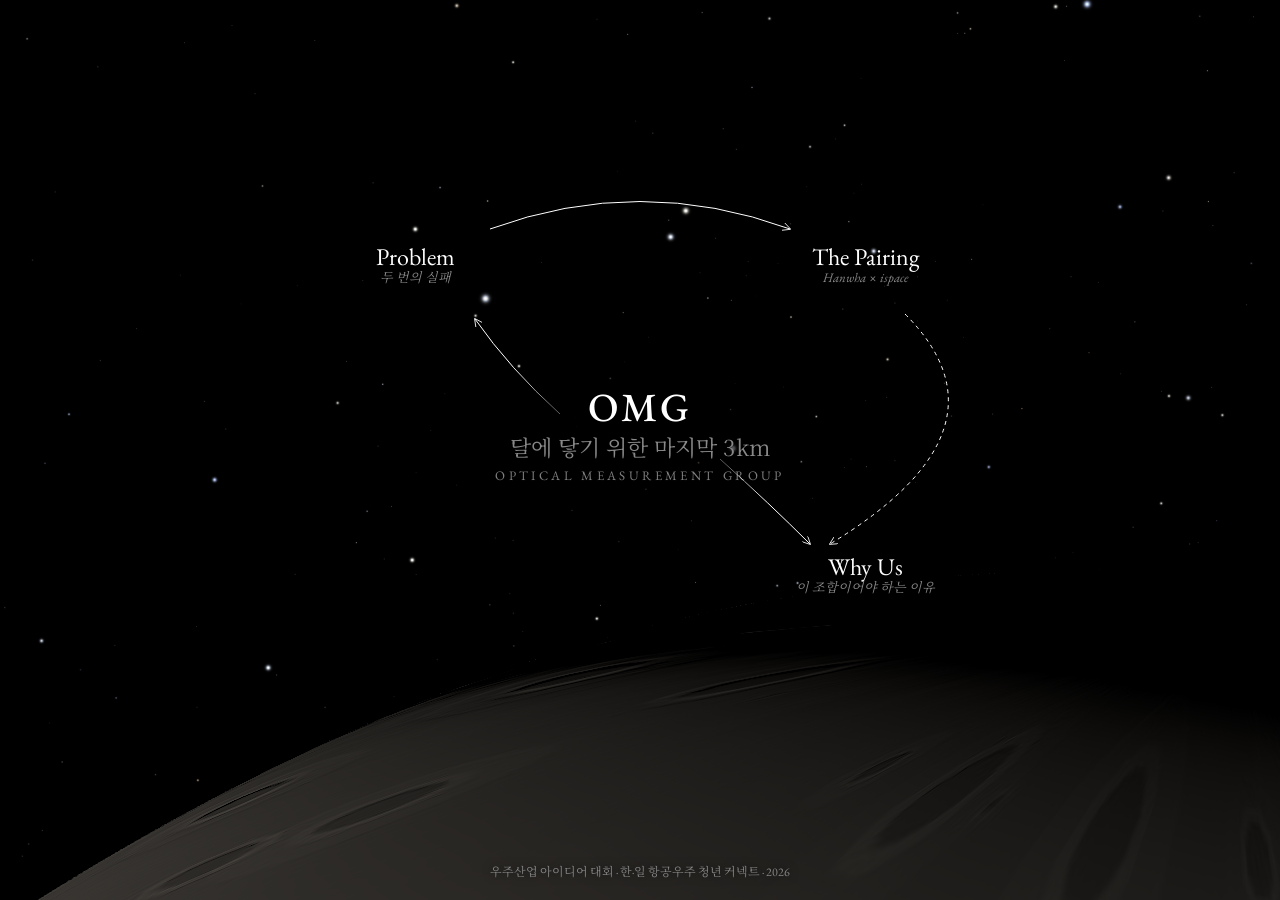
<file: index.html>
<!DOCTYPE html>
<html lang="en">
<head>
<meta charset="UTF-8">
<meta name="viewport" content="width=device-width, initial-scale=1.0">
<meta name="theme-color" content="#000000">
<title>OMG · Optical Measurement Group</title>
<link rel="preconnect" href="https://fonts.googleapis.com">
<link rel="preconnect" href="https://fonts.gstatic.com" crossorigin>
<link href="https://fonts.googleapis.com/css2?family=EB+Garamond:ital,wght@0,400;0,500;1,400&family=Noto+Serif+KR:wght@400;500&display=swap" rel="stylesheet">
<link rel="stylesheet" href="style.css?v=3">
</head>
<body class="home">

<canvas id="moon-canvas" aria-hidden="true"></canvas>

<main class="hub" aria-label="Site navigation">
  <svg class="hub-svg" viewBox="0 0 900 640" xmlns="http://www.w3.org/2000/svg" aria-hidden="true">
    <defs>
      <marker id="a" viewBox="0 0 10 10" refX="9" refY="5" markerWidth="8" markerHeight="8" orient="auto-start-reverse">
        <path d="M0,0 L10,5 L0,10" fill="none" stroke="#fff" stroke-width="1"/>
      </marker>
    </defs>
    <g fill="none" stroke="#fff" stroke-width="1">
      <path d="M 300,115 Q 450,60 600,115" marker-end="url(#a)"/>
      <path d="M 370,300 Q 320,255 285,205" marker-end="url(#a)"/>
      <path d="M 530,345 Q 580,390 620,430" marker-end="url(#a)"/>
      <path d="M 715,200 Q 830,315 640,430" marker-end="url(#a)" stroke-dasharray="4 4"/>
    </g>
  </svg>

  <a class="node node-tl" href="problem.html">
    <span class="node-label">Problem</span>
    <span class="node-sub">두 번의 실패</span>
  </a>
  <a class="node node-tr" href="pairing.html">
    <span class="node-label">The Pairing</span>
    <span class="node-sub">Hanwha × ispace</span>
  </a>
  <a class="node node-br" href="why.html">
    <span class="node-label">Why Us</span>
    <span class="node-sub">이 조합이어야 하는 이유</span>
  </a>

  <div class="name" aria-label="OMG, Optical Measurement Group">
    <div class="name-en">OMG</div>
    <div class="name-ko">달에 닿기 위한 마지막 3&#8202;km</div>
    <div class="name-expand">Optical Measurement Group</div>
  </div>
</main>

<footer class="copyright">우주산업 아이디어 대회 · 한·일 항공우주 청년 커넥트 · 2026</footer>

<script type="importmap">
{
  "imports": {
    "three": "./assets/three.module.min.js"
  }
}
</script>
<script type="module">
import { initMoonScene } from './assets/moon-scene.js';
initMoonScene(document.getElementById('moon-canvas'));
</script>
</body>
</html>
</file>
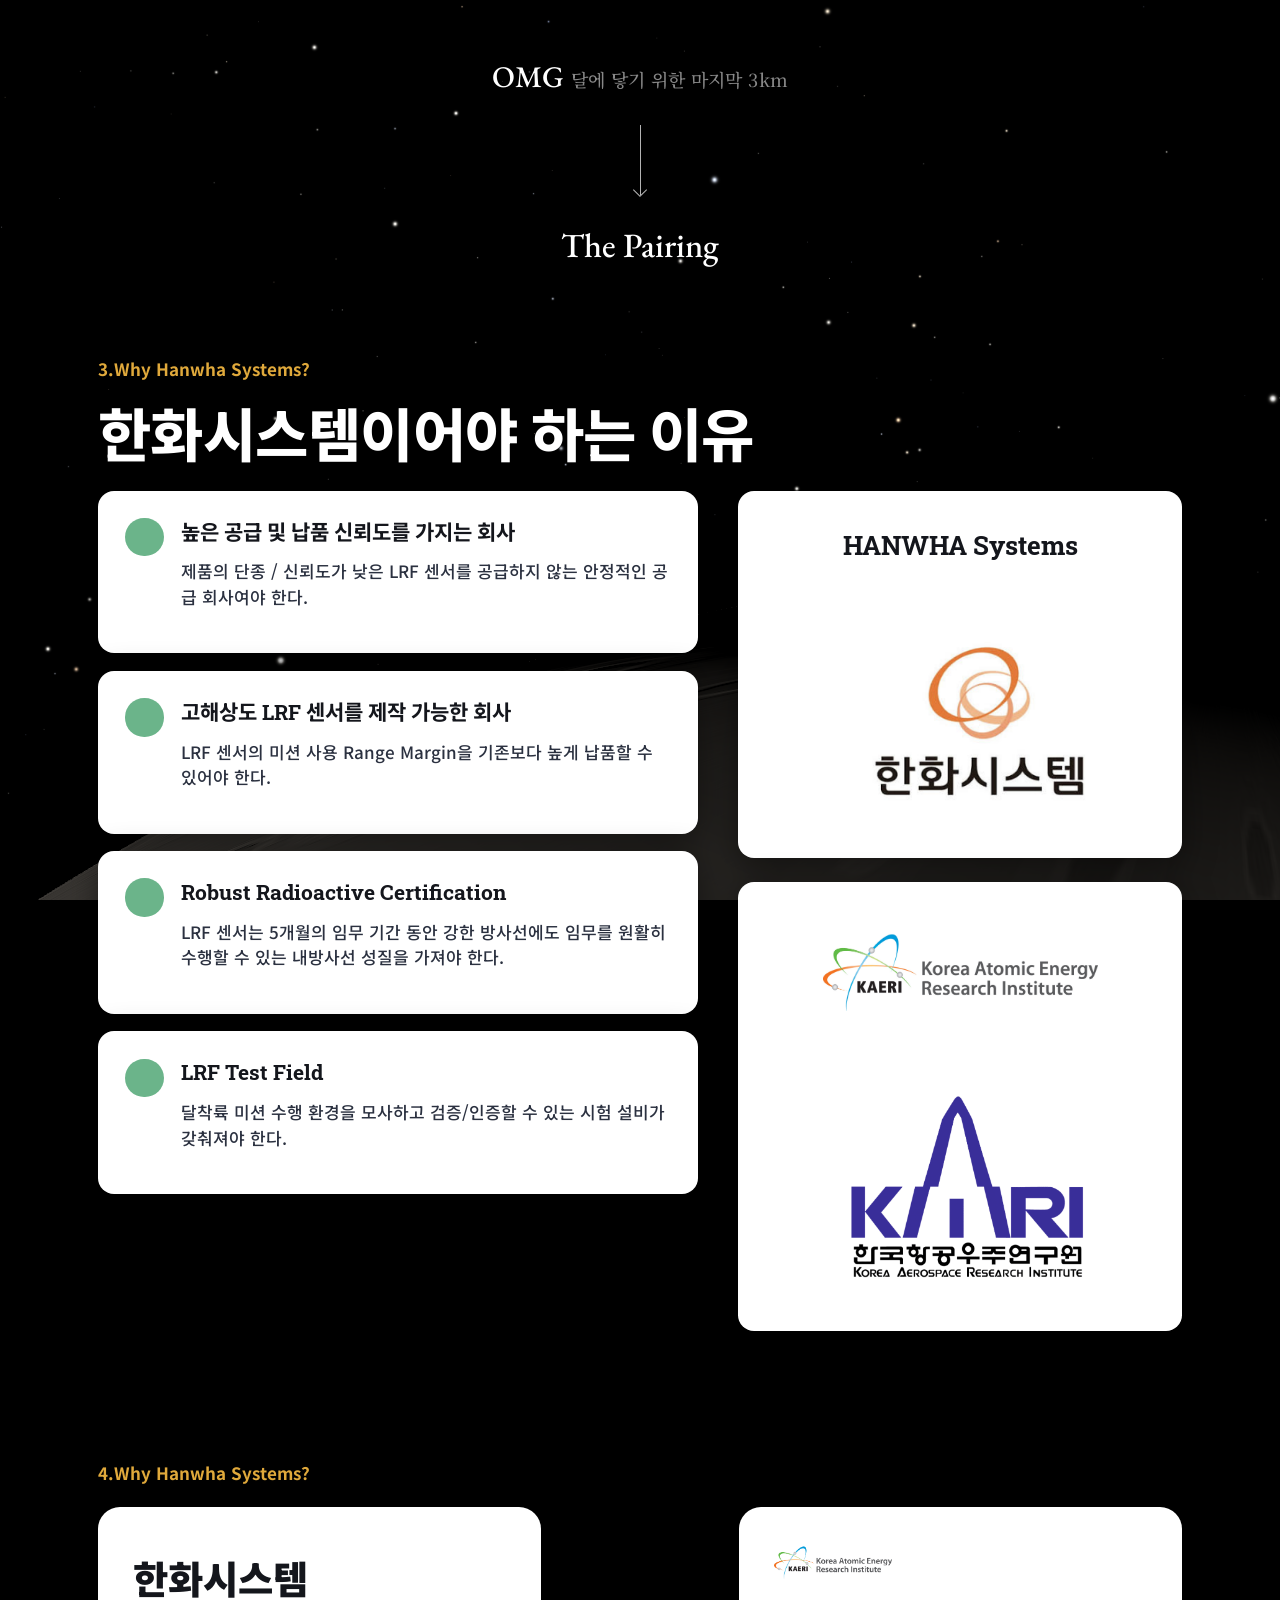
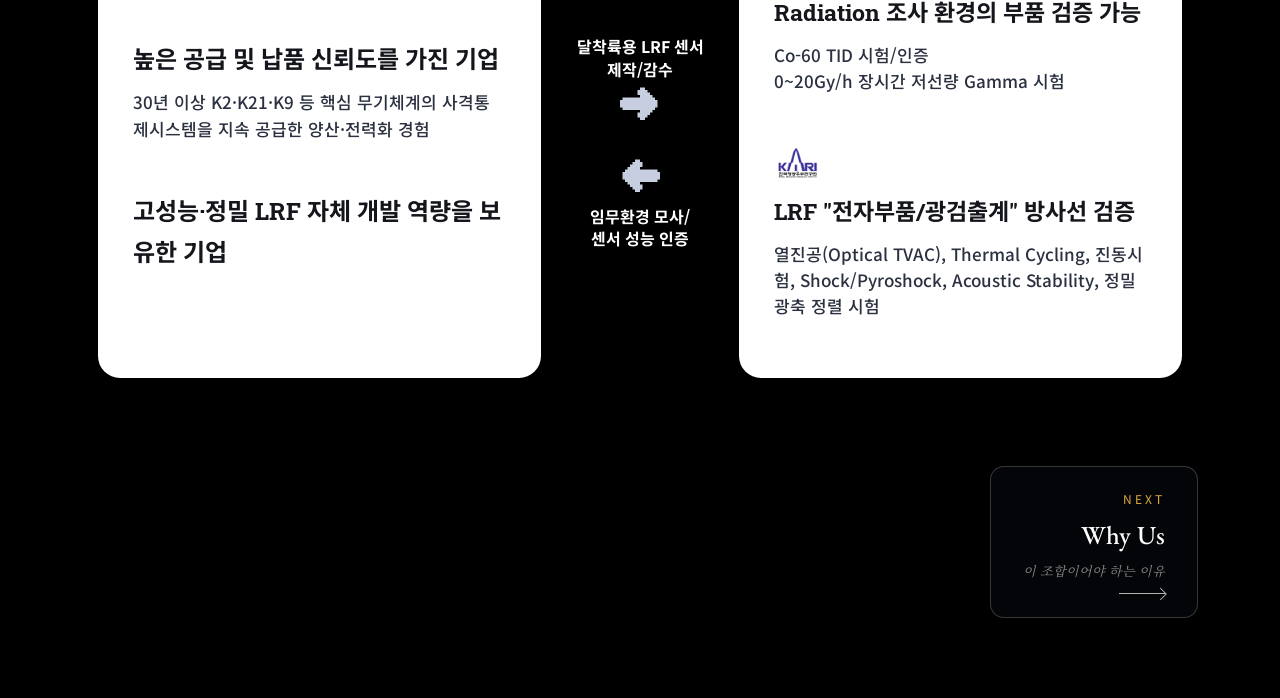
<file: pairing.html>
<!DOCTYPE html>
<html lang="ko">
<head>
<meta charset="UTF-8">
<meta name="viewport" content="width=device-width, initial-scale=1.0">
<meta name="theme-color" content="#000000">
<title>The Pairing — OMG</title>
<link rel="preconnect" href="https://fonts.googleapis.com">
<link rel="preconnect" href="https://fonts.gstatic.com" crossorigin>
<link href="https://fonts.googleapis.com/css2?family=EB+Garamond:ital,wght@0,400;0,500;1,400&family=Noto+Serif+KR:wght@400;500&family=Roboto+Slab:wght@500;700;800&family=Noto+Sans+KR:wght@400;500;700;900&display=swap" rel="stylesheet">
<link rel="stylesheet" href="style.css?v=3">
</head>
<body class="page page-moon slides">
<canvas id="moon-canvas" aria-hidden="true"></canvas>
<header class="page-header">
  <a class="home-link" href="index.html">OMG<span class="ko">달에 닿기 위한 마지막 3&#8202;km</span></a>
  <span class="down-arrow" aria-hidden="true"></span>
  <div class="page-title">The Pairing</div>
</header>

<!-- ═══════════ SLIDE 3 · Why Hanwha (reasons + company) ═══════════ -->
<section class="deck-slide">
  <div class="deck-kicker">3.Why Hanwha Systems?</div>
  <h2 class="deck-h1">한화시스템이어야 하는 이유</h2>

  <div class="why-layout">
    <div class="why-reasons">
      <div class="why-reason">
        <span class="why-dot"></span>
        <div class="why-body">
          <div class="why-rtitle">높은 공급 및 납품 신뢰도를 가지는 회사</div>
          <p class="why-rdesc">제품의 단종 / 신뢰도가 낮은 LRF 센서를 공급하지 않는 안정적인 공급 회사여야 한다.</p>
        </div>
      </div>
      <div class="why-reason">
        <span class="why-dot"></span>
        <div class="why-body">
          <div class="why-rtitle">고해상도 LRF 센서를 제작 가능한 회사</div>
          <p class="why-rdesc">LRF 센서의 미션 사용 Range Margin을 기존보다 높게 납품할 수 있어야 한다.</p>
        </div>
      </div>
      <div class="why-reason">
        <span class="why-dot"></span>
        <div class="why-body">
          <div class="why-rtitle">Robust Radioactive Certification</div>
          <p class="why-rdesc">LRF 센서는 5개월의 임무 기간 동안 강한 방사선에도 임무를 원활히 수행할 수 있는 내방사선 성질을 가져야 한다.</p>
        </div>
      </div>
      <div class="why-reason">
        <span class="why-dot"></span>
        <div class="why-body">
          <div class="why-rtitle">LRF Test Field</div>
          <p class="why-rdesc">달착륙 미션 수행 환경을 모사하고 검증/인증할 수 있는 시험 설비가 갖춰져야 한다.</p>
        </div>
      </div>
    </div>

    <div class="why-orgs">
      <div class="org-card org-hanwha">
        <div class="org-name">HANWHA Systems</div>
        <img class="org-img" src="assets/logo_hanwha.png" alt="한화시스템">
      </div>
      <div class="org-card org-kk">
        <div class="org-kk-item">
          <img class="org-img org-img-sm" src="assets/logo_kaeri.png" alt="KAERI 한국원자력연구원">
        </div>
        <div class="org-kk-item">
          <img class="org-img org-img-sm" src="assets/logo_kari.png" alt="KARI 한국항공우주연구원">
        </div>
      </div>
    </div>
  </div>
</section>

<!-- ═══════════ SLIDE 4 · Hanwha ↔ KAERI/KARI capability exchange ═══════════ -->
<section class="deck-slide">
  <div class="deck-kicker">4.Why Hanwha Systems?</div>

  <div class="exch">
    <div class="exch-left">
      <div class="exch-logo">한화시스템</div>
      <div class="exch-block">
        <div class="exch-h">높은 공급 및 납품 신뢰도를 가진 기업</div>
        <p class="exch-d">30년 이상 K2·K21·K9 등 핵심 무기체계의 사격통제시스템을 지속 공급한 양산·전력화 경험</p>
      </div>
      <div class="exch-block">
        <div class="exch-h">고성능·정밀 LRF 자체 개발 역량을 보유한 기업</div>
      </div>
    </div>

    <div class="exch-mid">
      <div class="exch-arrow-row">
        <div class="exch-arrow-label">달착륙용 LRF 센서<br>제작/감수</div>
        <div class="exch-arrow to-right">➜</div>
      </div>
      <div class="exch-arrow-row">
        <div class="exch-arrow to-left">➜</div>
        <div class="exch-arrow-label">임무환경 모사/<br>센서 성능 인증</div>
      </div>
    </div>

    <div class="exch-right">
      <div class="exch-org">
        <img class="exch-logo-sm" src="assets/logo_kaeri.png" alt="KAERI 한국원자력연구원">
        <div class="exch-orgh">Radiation 조사 환경의 부품 검증 가능</div>
        <p class="exch-d">Co-60 TID 시험/인증<br>0~20Gy/h 장시간 저선량 Gamma 시험</p>
      </div>
      <div class="exch-org">
        <img class="exch-logo-sm" src="assets/logo_kari.png" alt="KARI 한국항공우주연구원">
        <div class="exch-orgh">LRF "전자부품/광검출계" 방사선 검증</div>
        <p class="exch-d">열진공(Optical TVAC), Thermal Cycling, 진동시험, Shock/Pyroshock, Acoustic Stability, 정밀 광축 정렬 시험</p>
      </div>
    </div>
  </div>
</section>

<nav class="next-nav">
  <a class="next-link" href="why.html">
    <span class="next-eyebrow">NEXT</span>
    <span class="next-label">Why Us</span>
    <span class="next-sub">이 조합이어야 하는 이유</span>
    <span class="next-arrow" aria-hidden="true"></span>
  </a>
</nav>

<script type="importmap">
{ "imports": { "three": "./assets/three.module.min.js" } }
</script>
<script type="module">
import { initMoonScene } from './assets/moon-scene.js';
initMoonScene(document.getElementById('moon-canvas'));
</script>
</body>
</html>
</file>
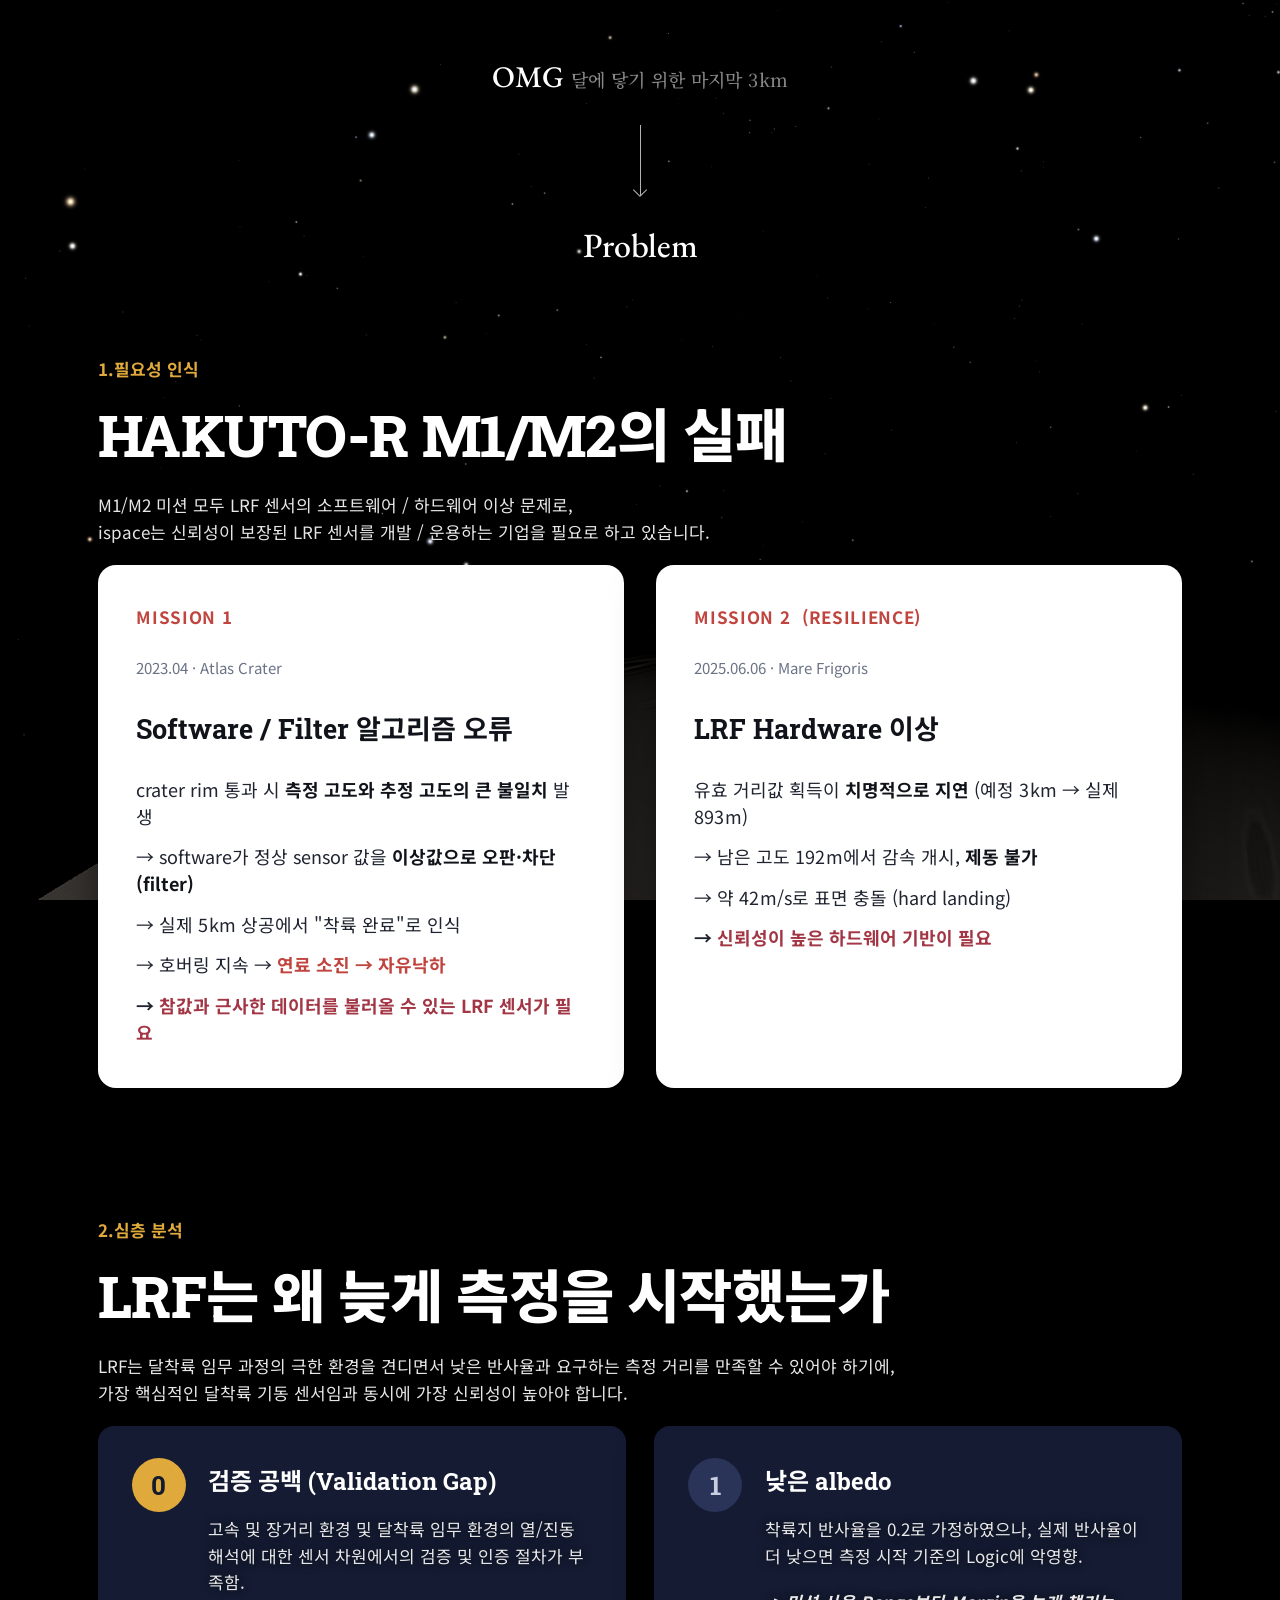
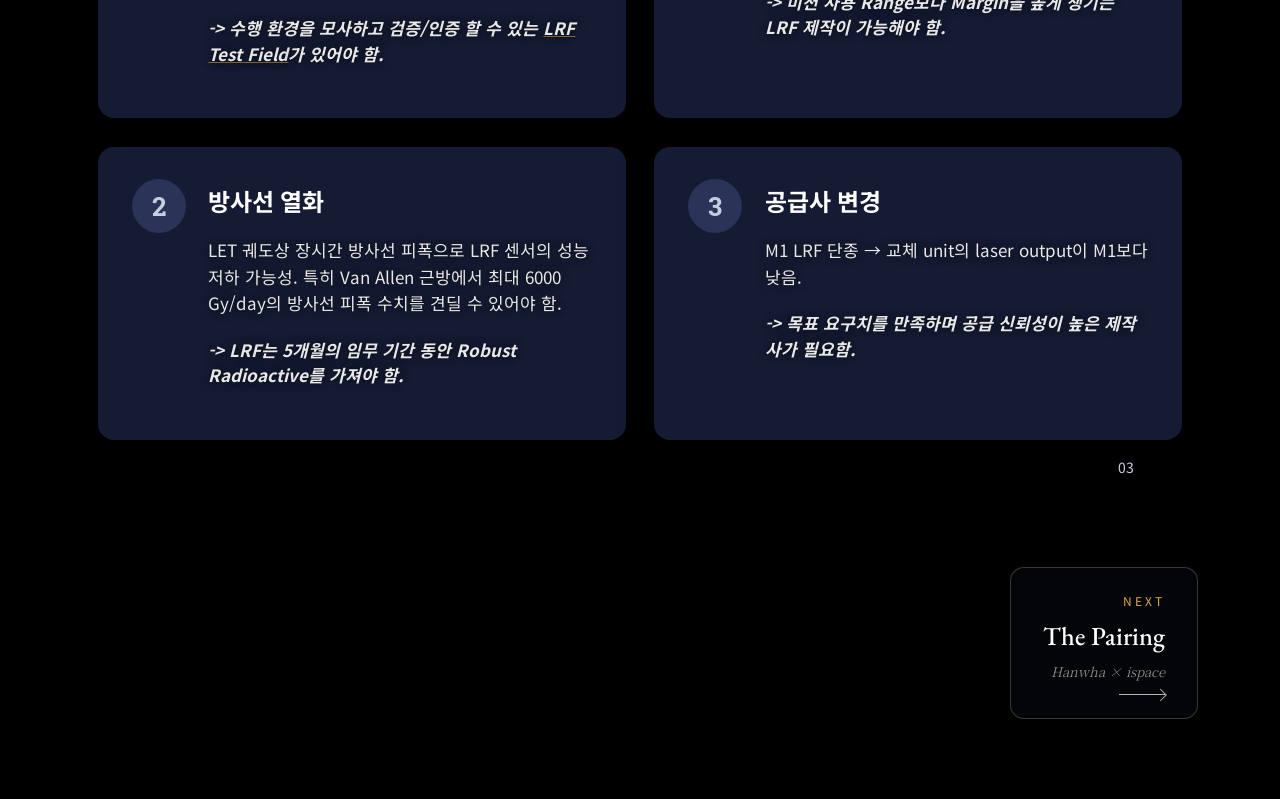
<file: problem.html>
<!DOCTYPE html>
<html lang="ko">
<head>
<meta charset="UTF-8">
<meta name="viewport" content="width=device-width, initial-scale=1.0">
<meta name="theme-color" content="#000000">
<title>Problem — OMG</title>
<link rel="preconnect" href="https://fonts.googleapis.com">
<link rel="preconnect" href="https://fonts.gstatic.com" crossorigin>
<link href="https://fonts.googleapis.com/css2?family=EB+Garamond:ital,wght@0,400;0,500;1,400&family=Noto+Serif+KR:wght@400;500&family=Roboto+Slab:wght@500;700;800&family=Noto+Sans+KR:wght@400;500;700;900&display=swap" rel="stylesheet">
<link rel="stylesheet" href="style.css?v=3">
</head>
<body class="page page-moon slides">
<canvas id="moon-canvas" aria-hidden="true"></canvas>
<header class="page-header">
  <a class="home-link" href="index.html">OMG<span class="ko">달에 닿기 위한 마지막 3&#8202;km</span></a>
  <span class="down-arrow" aria-hidden="true"></span>
  <div class="page-title">Problem</div>
</header>

<!-- ═══════════ SLIDE 1 · 필요성 인식 ═══════════ -->
<section class="deck-slide">
  <div class="deck-kicker">1.필요성 인식</div>
  <h2 class="deck-h1">HAKUTO-R M1/M2의 실패</h2>
  <p class="deck-sub">
    M1/M2 미션 모두 LRF 센서의 소프트웨어 / 하드웨어 이상 문제로,<br>
    ispace는 신뢰성이 보장된 LRF 센서를 개발 / 운용하는 기업을 필요로 하고 있습니다.
  </p>

  <div class="deck-cards">
    <article class="deck-card">
      <div class="dc-tag">MISSION 1</div>
      <div class="dc-meta">2023.04 · Atlas Crater</div>
      <div class="dc-title">Software / Filter 알고리즘 오류</div>
      <ul class="dc-list">
        <li>crater rim 통과 시 <b>측정 고도와 추정 고도의 큰 불일치</b> 발생</li>
        <li>→ software가 정상 sensor 값을 <b>이상값으로 오판·차단(filter)</b></li>
        <li>→ 실제 5&#8202;km 상공에서 "착륙 완료"로 인식</li>
        <li>→ 호버링 지속 → <b class="warn">연료 소진 → 자유낙하</b></li>
        <li class="warn-line">→ <b>참값과 근사한 데이터를 불러올 수 있는 LRF 센서가 필요</b></li>
      </ul>
    </article>

    <article class="deck-card">
      <div class="dc-tag">MISSION 2&nbsp;&nbsp;(RESILIENCE)</div>
      <div class="dc-meta">2025.06.06 · Mare Frigoris</div>
      <div class="dc-title">LRF Hardware 이상</div>
      <ul class="dc-list">
        <li>유효 거리값 획득이 <b>치명적으로 지연</b> (예정 3&#8202;km → 실제 893&#8202;m)</li>
        <li>→ 남은 고도 192&#8202;m에서 감속 개시, <b>제동 불가</b></li>
        <li>→ 약 42&#8202;m/s로 표면 충돌 (hard landing)</li>
        <li class="warn-line">→ <b>신뢰성이 높은 하드웨어 기반이 필요</b></li>
      </ul>
    </article>
  </div>
</section>

<!-- ═══════════ SLIDE 2 · 심층 분석 ═══════════ -->
<section class="deck-slide">
  <div class="deck-kicker">2.심층 분석</div>
  <h2 class="deck-h1">LRF는 왜 늦게 측정을 시작했는가</h2>
  <p class="deck-sub">
    LRF는 달착륙 임무 과정의 극한 환경을 견디면서 낮은 반사율과 요구하는 측정 거리를 만족할 수 있어야 하기에,<br>
    가장 핵심적인 달착륙 기동 센서임과 동시에 가장 신뢰성이 높아야 합니다.
  </p>

  <div class="cause-grid">
    <article class="cause-card">
      <span class="cause-num accent">0</span>
      <div class="cause-body">
        <div class="cause-title">검증 공백 (Validation Gap)</div>
        <p class="cause-desc">고속 및 장거리 환경 및 달착륙 임무 환경의 열/진동 해석에 대한 센서 차원에서의 검증 및 인증 절차가 부족함.</p>
        <p class="cause-arrow">-&gt; 수행 환경을 모사하고 검증/인증 할 수 있는 <span class="uline">LRF Test Field</span>가 있어야 함.</p>
      </div>
    </article>

    <article class="cause-card">
      <span class="cause-num">1</span>
      <div class="cause-body">
        <div class="cause-title">낮은 albedo</div>
        <p class="cause-desc">착륙지 반사율을 0.2로 가정하였으나, 실제 반사율이 더 낮으면 측정 시작 기준의 Logic에 악영향.</p>
        <p class="cause-arrow">-&gt; 미션 사용 Range보다 Margin을 높게 챙기는 LRF 제작이 가능해야 함.</p>
      </div>
    </article>

    <article class="cause-card">
      <span class="cause-num">2</span>
      <div class="cause-body">
        <div class="cause-title">방사선 열화</div>
        <p class="cause-desc">LET 궤도상 장시간 방사선 피폭으로 LRF 센서의 성능 저하 가능성. 특히 Van Allen 근방에서 최대 6000&#8202;Gy/day의 방사선 피폭 수치를 견딜 수 있어야 함.</p>
        <p class="cause-arrow">-&gt; LRF는 5개월의 임무 기간 동안 Robust Radioactive를 가져야 함.</p>
      </div>
    </article>

    <article class="cause-card">
      <span class="cause-num">3</span>
      <div class="cause-body">
        <div class="cause-title">공급사 변경</div>
        <p class="cause-desc">M1 LRF 단종 → 교체 unit의 laser output이 M1보다 낮음.</p>
        <p class="cause-arrow">-&gt; 목표 요구치를 만족하며 공급 신뢰성이 높은 제작사가 필요함.</p>
      </div>
    </article>
  </div>
  <div class="deck-pageno">03</div>
</section>

<nav class="next-nav">
  <a class="next-link" href="pairing.html">
    <span class="next-eyebrow">NEXT</span>
    <span class="next-label">The Pairing</span>
    <span class="next-sub">Hanwha × ispace</span>
    <span class="next-arrow" aria-hidden="true"></span>
  </a>
</nav>

<script type="importmap">
{ "imports": { "three": "./assets/three.module.min.js" } }
</script>
<script type="module">
import { initMoonScene } from './assets/moon-scene.js';
initMoonScene(document.getElementById('moon-canvas'));
</script>
</body>
</html>
</file>
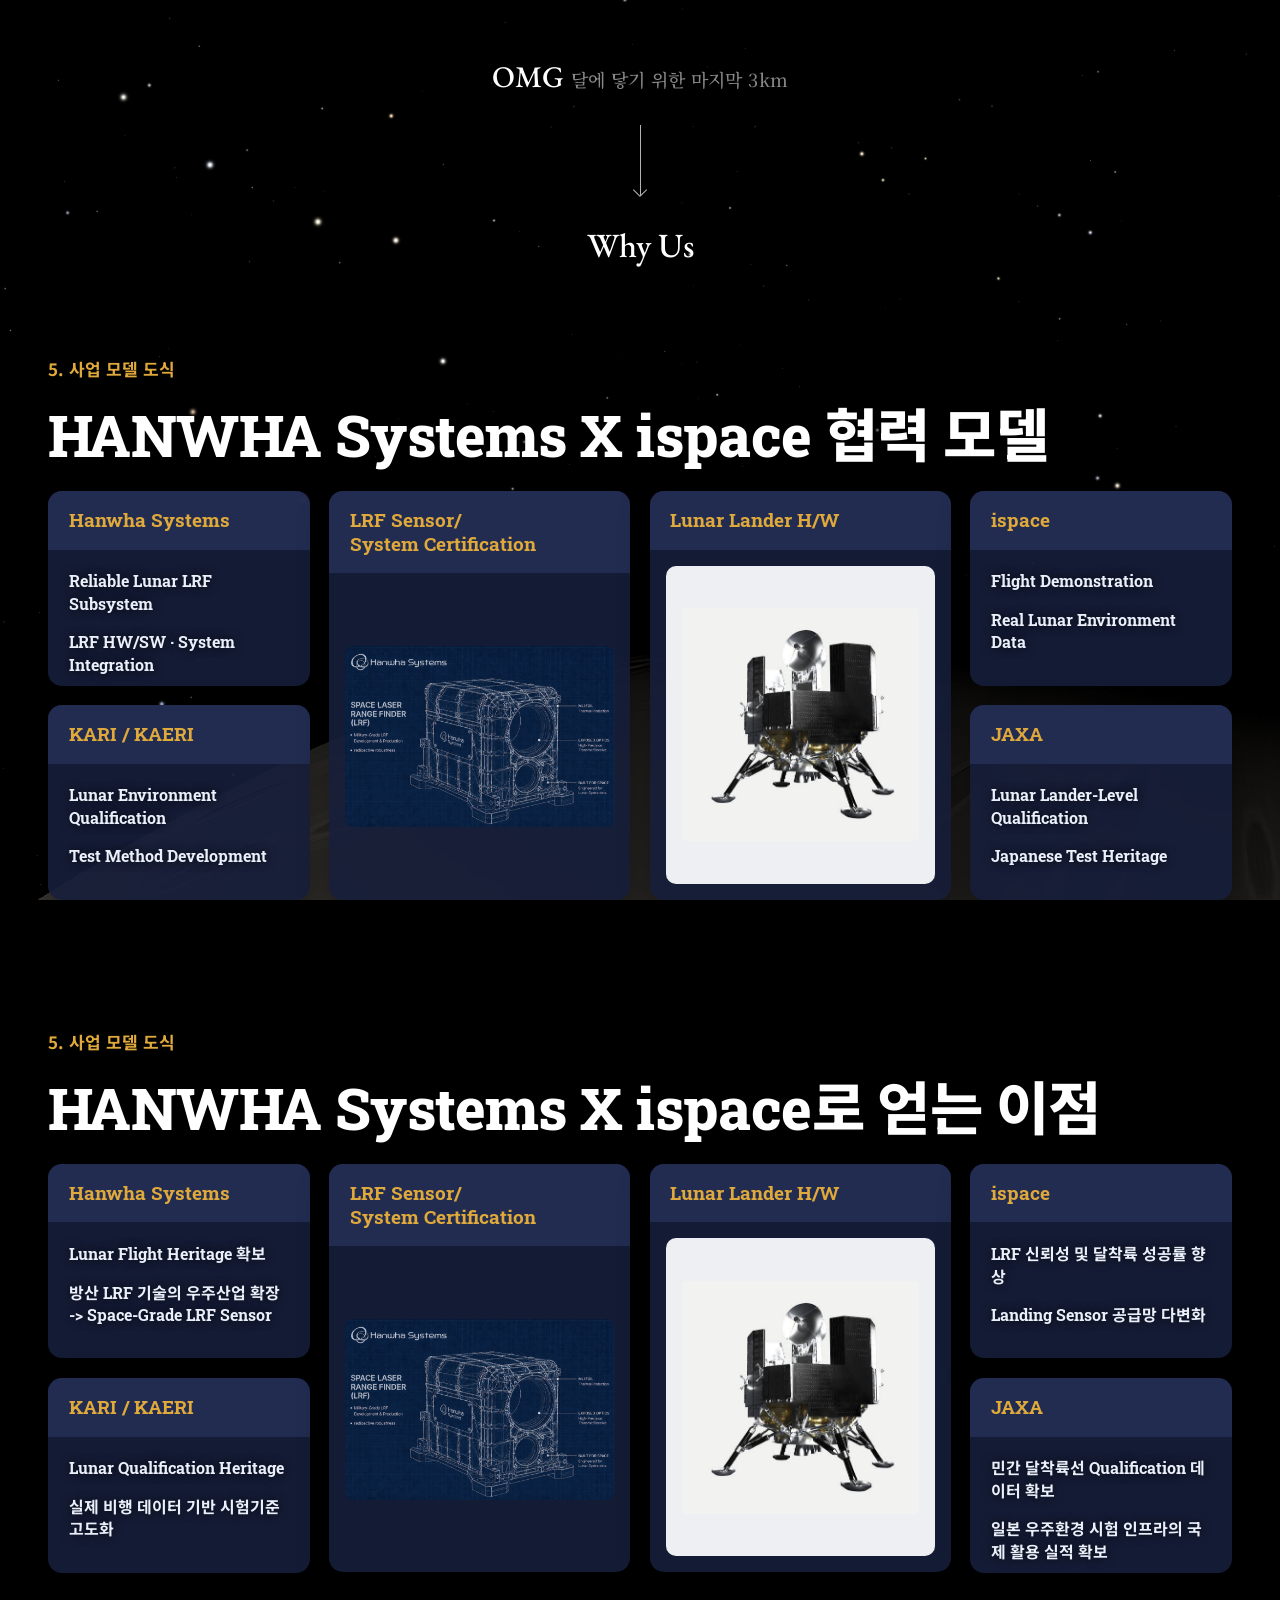
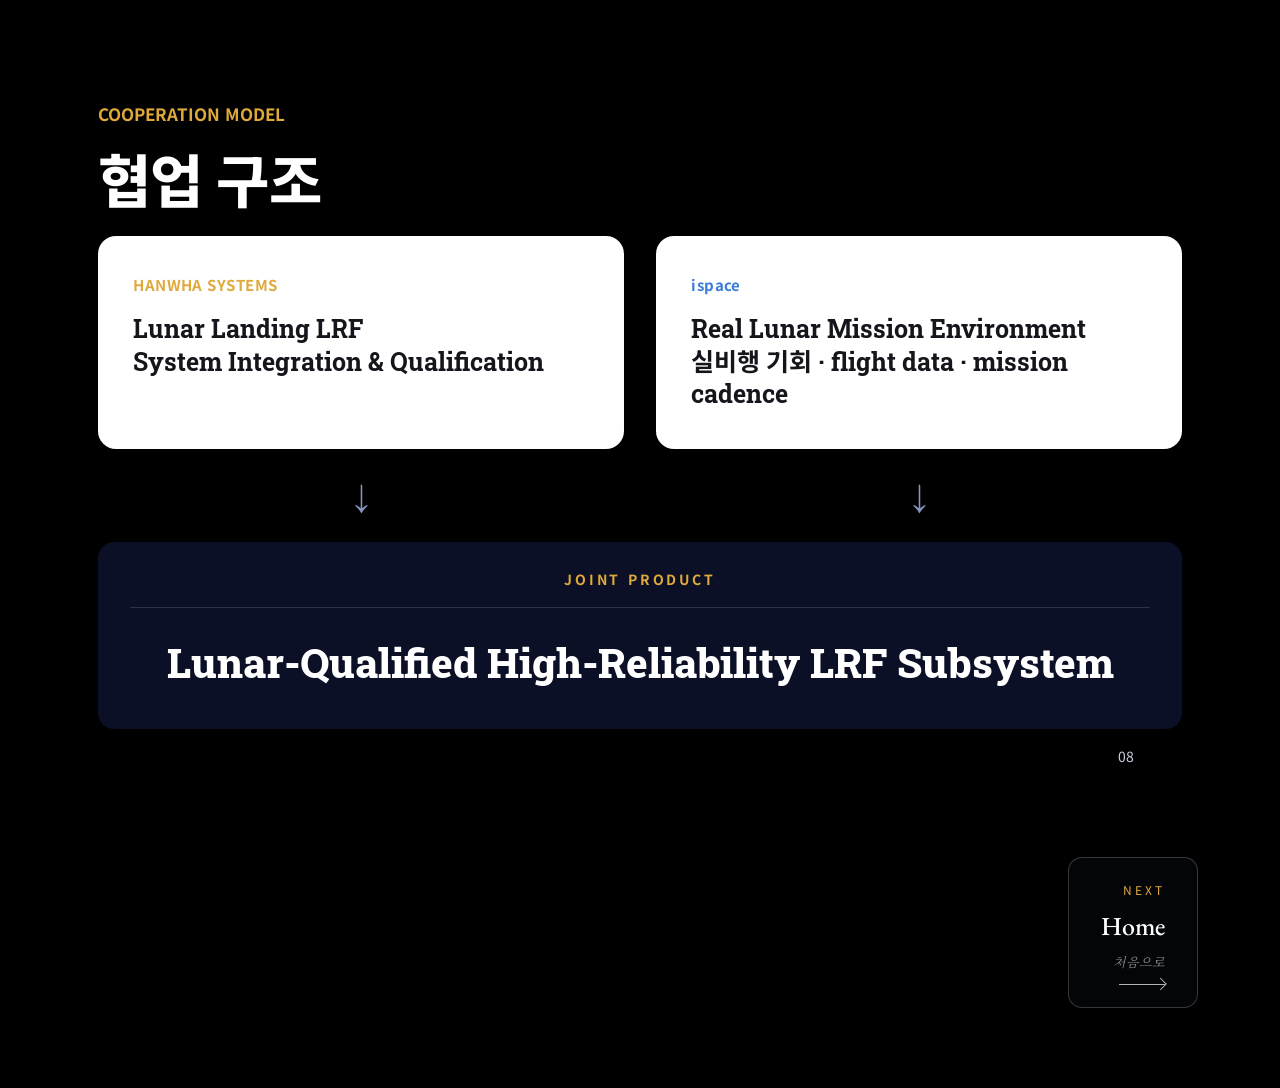
<file: why.html>
<!DOCTYPE html>
<html lang="ko">
<head>
<meta charset="UTF-8">
<meta name="viewport" content="width=device-width, initial-scale=1.0">
<meta name="theme-color" content="#000000">
<title>Why Us — OMG</title>
<link rel="preconnect" href="https://fonts.googleapis.com">
<link rel="preconnect" href="https://fonts.gstatic.com" crossorigin>
<link href="https://fonts.googleapis.com/css2?family=EB+Garamond:ital,wght@0,400;0,500;1,400&family=Noto+Serif+KR:wght@400;500&family=Roboto+Slab:wght@500;700;800&family=Noto+Sans+KR:wght@400;500;700;900&display=swap" rel="stylesheet">
<link rel="stylesheet" href="style.css?v=3">
</head>
<body class="page page-moon slides">
<canvas id="moon-canvas" aria-hidden="true"></canvas>
<header class="page-header">
  <a class="home-link" href="index.html">OMG<span class="ko">달에 닿기 위한 마지막 3&#8202;km</span></a>
  <span class="down-arrow" aria-hidden="true"></span>
  <div class="page-title">Why Us</div>
</header>

<!-- ═══════════ SLIDE 5 · 사업 모델 도식 (협력 모델) ═══════════ -->
<section class="deck-slide wide">
  <div class="deck-kicker">5. 사업 모델 도식</div>
  <h2 class="deck-h1">HANWHA Systems X ispace 협력 모델</h2>

  <div class="flow">
    <div class="flow-col">
      <article class="flow-card">
        <div class="flow-head">Hanwha Systems</div>
        <div class="flow-body">
          <p>Reliable Lunar LRF Subsystem</p>
          <p>LRF HW/SW · System Integration</p>
        </div>
      </article>
      <article class="flow-card">
        <div class="flow-head">KARI / KAERI</div>
        <div class="flow-body">
          <p>Lunar Environment Qualification</p>
          <p>Test Method Development</p>
        </div>
      </article>
    </div>

    <article class="flow-card flow-img-card">
      <div class="flow-head">LRF Sensor/<br>System Certification</div>
      <div class="flow-img"><img src="assets/lrf_blueprint.png" alt="Hanwha Space Laser Range Finder blueprint"></div>
    </article>

    <article class="flow-card flow-img-card">
      <div class="flow-head">Lunar Lander H/W</div>
      <div class="flow-img flow-img-white"><img src="assets/lander.png" alt="Lunar lander"></div>
    </article>

    <div class="flow-col">
      <article class="flow-card">
        <div class="flow-head">ispace</div>
        <div class="flow-body">
          <p>Flight Demonstration</p>
          <p>Real Lunar Environment Data</p>
        </div>
      </article>
      <article class="flow-card">
        <div class="flow-head">JAXA</div>
        <div class="flow-body">
          <p>Lunar Lander-Level Qualification</p>
          <p>Japanese Test Heritage</p>
        </div>
      </article>
    </div>
  </div>
</section>

<!-- ═══════════ SLIDE 5b · 사업 모델 도식 (이점) ═══════════ -->
<section class="deck-slide wide">
  <div class="deck-kicker">5. 사업 모델 도식</div>
  <h2 class="deck-h1">HANWHA Systems X ispace로 얻는 이점</h2>

  <div class="flow">
    <div class="flow-col">
      <article class="flow-card">
        <div class="flow-head">Hanwha Systems</div>
        <div class="flow-body">
          <p>Lunar Flight Heritage 확보</p>
          <p>방산 LRF 기술의 우주산업 확장<br>-&gt; Space-Grade LRF Sensor</p>
        </div>
      </article>
      <article class="flow-card">
        <div class="flow-head">KARI / KAERI</div>
        <div class="flow-body">
          <p>Lunar Qualification Heritage</p>
          <p>실제 비행 데이터 기반 시험기준 고도화</p>
        </div>
      </article>
    </div>

    <article class="flow-card flow-img-card">
      <div class="flow-head">LRF Sensor/<br>System Certification</div>
      <div class="flow-img"><img src="assets/lrf_blueprint.png" alt="Hanwha Space Laser Range Finder blueprint"></div>
    </article>

    <article class="flow-card flow-img-card">
      <div class="flow-head">Lunar Lander H/W</div>
      <div class="flow-img flow-img-white"><img src="assets/lander.png" alt="Lunar lander"></div>
    </article>

    <div class="flow-col">
      <article class="flow-card">
        <div class="flow-head">ispace</div>
        <div class="flow-body">
          <p>LRF 신뢰성 및 달착륙 성공률 향상</p>
          <p>Landing Sensor 공급망 다변화</p>
        </div>
      </article>
      <article class="flow-card">
        <div class="flow-head">JAXA</div>
        <div class="flow-body">
          <p>민간 달착륙선 Qualification 데이터 확보</p>
          <p>일본 우주환경 시험 인프라의 국제 활용 실적 확보</p>
        </div>
      </article>
    </div>
  </div>
</section>

<!-- ═══════════ SLIDE 6 · 협업 구조 / Joint Product ═══════════ -->
<section class="deck-slide">
  <div class="deck-kicker light">COOPERATION MODEL</div>
  <h2 class="deck-h1">협업 구조</h2>

  <div class="coop">
    <div class="coop-top">
      <article class="coop-card">
        <div class="coop-tag hw">HANWHA SYSTEMS</div>
        <div class="coop-title">Lunar Landing LRF<br>System Integration &amp; Qualification</div>
      </article>
      <article class="coop-card">
        <div class="coop-tag is">ispace</div>
        <div class="coop-title">Real Lunar Mission Environment<br>실비행 기회 · flight data · mission cadence</div>
      </article>
    </div>
    <div class="coop-arrows"><span>↓</span><span>↓</span></div>
    <div class="coop-joint">
      <div class="coop-joint-tag">JOINT PRODUCT</div>
      <div class="coop-joint-title">Lunar-Qualified High-Reliability LRF Subsystem</div>
    </div>
  </div>
  <div class="deck-pageno">08</div>
</section>

<nav class="next-nav">
  <a class="next-link" href="index.html">
    <span class="next-eyebrow">NEXT</span>
    <span class="next-label">Home</span>
    <span class="next-sub">처음으로</span>
    <span class="next-arrow" aria-hidden="true"></span>
  </a>
</nav>

<script type="importmap">
{ "imports": { "three": "./assets/three.module.min.js" } }
</script>
<script type="module">
import { initMoonScene } from './assets/moon-scene.js';
initMoonScene(document.getElementById('moon-canvas'));
</script>
</body>
</html>
</file>
<file: style.css>
:root {
  --bg: #000;
  --fg: #fff;
  --muted: #888;
  --font-display: "EB Garamond", "Noto Serif KR", Georgia, serif;
  --font-ko: "Noto Serif KR", "EB Garamond", serif;
}

* { box-sizing: border-box; margin: 0; padding: 0; }

html, body {
  background: var(--bg);
  color: var(--fg);
  font-family: var(--font-display);
  min-height: 100vh;
  -webkit-font-smoothing: antialiased;
}

body.home {
  background: #000;
}

#earth-canvas {
  position: fixed;
  inset: 0;
  width: 100vw;
  height: 100vh;
  z-index: 0;
  display: block;
}

/* Everything in the hub sits above the canvas. */
body.home .hub {
  position: relative;
  z-index: 1;
}
body.home .copyright {
  z-index: 1;
}

a { color: inherit; text-decoration: none; }
a:focus-visible { outline: 1px dashed var(--fg); outline-offset: 4px; }

/* ───── Home: arrow hub ───── */

body.home {
  display: flex;
  flex-direction: column;
  justify-content: center;
  align-items: center;
  min-height: 100vh;
  padding: 2rem 1rem 4rem;
}

.hub {
  position: relative;
  width: min(900px, 100%);
  aspect-ratio: 900 / 640;
}

.hub-svg {
  position: absolute;
  inset: 0;
  width: 100%;
  height: 100%;
}

.node {
  position: absolute;
  transform: translate(-50%, -50%);
  text-align: center;
  white-space: nowrap;
  display: flex;
  flex-direction: column;
  align-items: center;
  gap: 2px;
  text-shadow: 0 0 12px rgba(0,0,0,0.8);
}

.node-label {
  font-size: clamp(18px, 2.4vw, 24px);
  line-height: 1;
  transition: letter-spacing 0.8s cubic-bezier(.22,.61,.36,1),
              text-shadow 0.6s ease;
}

.node-sub {
  font-size: clamp(11px, 1.2vw, 13px);
  color: var(--muted);
  font-style: italic;
  line-height: 1;
  transition: color 0.6s ease, letter-spacing 0.8s cubic-bezier(.22,.61,.36,1);
}

/* Coordinates mirror the SVG anchor points (out of 900 × 640). */
.node-tl { left: 25%;  top: 23.4%; }   /* 225,150 */
.node-tr { left: 75%;  top: 23.4%; }   /* 675,150 */
.node-bl { left: 25%;  top: 71.9%; }   /* 225,460 */
.node-br { left: 75%;  top: 71.9%; }   /* 675,460 */

/* Hover: signal bloom (luminous halo) + a gentle letter-spacing expansion,
   like the label coming into focus. Guarded for hover-capable devices, and
   disabled under reduced-motion. */
@media (hover: hover) {
  .node:hover .node-label {
    letter-spacing: 0.18em;
    text-shadow: 0 0 18px rgba(150,190,255,0.85), 0 0 4px rgba(255,255,255,0.6);
  }
  .node:hover .node-sub {
    letter-spacing: 0.06em;
    color: rgba(174,200,255,0.7);
  }
}

@media (prefers-reduced-motion: reduce) {
  .node-label, .node-sub { transition: none; }
  .node:hover .node-label { letter-spacing: normal; }
  .node:hover .node-sub { letter-spacing: normal; }
}

.name {
  position: absolute;
  left: 50%;
  top: 50%;
  transform: translate(-50%, -50%);
  text-align: center;
  line-height: 1.15;
  text-shadow: 0 0 16px rgba(0,0,0,0.85);
}

.name-en {
  font-size: clamp(28px, 4.8vw, 40px);
  font-weight: 500;
  letter-spacing: 0.01em;
}

.name-ko {
  font-family: var(--font-ko);
  font-size: clamp(18px, 2.6vw, 22px);
  font-weight: 400;
  color: var(--muted);
  margin-top: 4px;
}

.copyright {
  position: fixed;
  bottom: 1.25rem;
  left: 0;
  right: 0;
  text-align: center;
  font-size: 12px;
  color: var(--muted);
  text-shadow: 0 0 10px rgba(0,0,0,0.8);
}

/* ───── Subpages ───── */

body.page {
  max-width: 680px;
  margin: 0 auto;
  padding: 3.5rem 1.5rem 6rem;
  line-height: 1.7;
  min-height: 100vh;
  position: relative;
  z-index: 0;
}

/* Full-viewport background photo, fixed behind the text column. */
body.page::before {
  content: "";
  position: fixed;
  inset: 0;
  z-index: -1;
  background-image:
    linear-gradient(rgba(0,0,0,0.35), rgba(0,0,0,0.5)),
    url("assets/space.jpg");
  background-size: cover;
  background-position: center bottom;
  background-repeat: no-repeat;
}

/* Header: name points down to the page name (Asher-style). */
.page-header {
  text-align: center;
  margin-bottom: 3.5rem;
}

.page-header .home-link {
  font-size: clamp(22px, 3.4vw, 30px);
  font-weight: 500;
  text-shadow: 0 0 16px rgba(0,0,0,0.9);
  transition: letter-spacing 0.8s cubic-bezier(.22,.61,.36,1),
              text-shadow 0.6s ease;
}

@media (hover: hover) {
  .page-header .home-link:hover {
    letter-spacing: 0.12em;
    text-shadow: 0 0 16px rgba(0,0,0,0.9),
                 0 0 18px rgba(150,190,255,0.85),
                 0 0 4px rgba(255,255,255,0.6);
  }
}

@media (prefers-reduced-motion: reduce) {
  .page-header .home-link { transition: none; }
  .page-header .home-link:hover { letter-spacing: normal; }
}

.page-header .home-link .ko {
  font-family: var(--font-ko);
  font-size: 0.6em;
  color: var(--muted);
  margin-left: 0.4em;
}

.page-header .down-arrow {
  display: block;
  margin: 1.4rem auto;
  width: 1px;
  height: 70px;
  position: relative;
  background: rgba(255,255,255,0.7);
}
.page-header .down-arrow::after {
  content: "";
  position: absolute;
  bottom: 0;
  left: 50%;
  transform: translateX(-50%);
  width: 9px;
  height: 9px;
  border-right: 1px solid rgba(255,255,255,0.7);
  border-bottom: 1px solid rgba(255,255,255,0.7);
  transform: translateX(-50%) rotate(45deg);
}

.page-header .page-title {
  font-size: clamp(26px, 4vw, 34px);
  font-weight: 500;
  text-shadow: 0 0 16px rgba(0,0,0,0.9);
}

.back {
  display: inline-block;
  font-size: 14px;
  color: var(--muted);
  margin-bottom: 3rem;
  letter-spacing: 0.02em;
}
.back:hover { color: var(--fg); }

.page h1 {
  font-size: clamp(28px, 4vw, 36px);
  font-weight: 500;
  margin-bottom: 2rem;
}

.section {
  margin-bottom: 2.5rem;
}
.section h2 {
  font-size: 22px;
  font-weight: 400;
  padding-bottom: 0.6rem;
  border-bottom: 1px solid rgba(255,255,255,0.25);
  margin-bottom: 1.2rem;
}

.page p {
  font-size: 17px;
  margin-bottom: 1.25rem;
  color: #e8e8e8;
  text-shadow: 0 0 10px rgba(0,0,0,0.7);
}

.page p.muted {
  color: var(--muted);
  font-style: italic;
}

.page a.inline-link {
  color: #fff;
  border-bottom: 1px solid rgba(255,255,255,0.4);
}
.page a.inline-link:hover { border-bottom-color: #fff; }

/* ── Writing: platform links (Medium, Brunch) ── */
.platform-links {
  display: flex;
  flex-direction: column;
  gap: 1rem;
  max-width: 420px;
  margin: 0 auto;
}

.platform-link {
  display: flex;
  align-items: center;
  gap: 16px;
  padding: 1.1rem 1.4rem;
  border: 0.5px solid rgba(255,255,255,0.18);
  border-radius: 10px;
  background: rgba(8,10,16,0.62);
  backdrop-filter: blur(2px);
  -webkit-backdrop-filter: blur(2px);
  color: #fff;
  transition: border-color 0.5s ease, background 0.5s ease,
              letter-spacing 0.8s cubic-bezier(.22,.61,.36,1),
              box-shadow 0.6s ease;
}

.platform-logo {
  display: inline-flex;
  align-items: center;
  justify-content: center;
  width: 26px;
  flex-shrink: 0;
  color: #fff;
}

/* Brunch's official quill mark (white, transparent). */
.platform-logo-brunch img {
  display: block;
  height: 26px;
  width: auto;
  opacity: 0.92;
}

.platform-name {
  font-size: 19px;
  font-weight: 500;
}

.platform-handle {
  margin-left: auto;
  font-size: 13px;
  font-style: italic;
  color: rgba(255,255,255,0.5);
  text-shadow: 0 0 8px rgba(0,0,0,0.9);
  transition: color 0.5s ease;
}

@media (hover: hover) {
  .platform-link:hover {
    border-color: rgba(150,190,255,0.5);
    background: rgba(150,190,255,0.04);
    box-shadow: 0 0 24px rgba(150,190,255,0.12);
  }
  .platform-link:hover .platform-name {
    text-shadow: 0 0 16px rgba(150,190,255,0.7);
  }
  .platform-link:hover .platform-handle {
    color: rgba(174,200,255,0.7);
  }
}

/* ── About: education, interests, profile links ── */
.about-body {
  max-width: 620px;
  margin: 0 auto 3rem;
}

.about-section {
  margin-bottom: 3.5rem;
}
.about-section:last-child {
  margin-bottom: 0;
}
.about-section h2 {
  font-size: 15px;
  font-weight: 400;
  letter-spacing: 0.18em;
  text-transform: uppercase;
  color: var(--muted);
  padding-bottom: 0.8rem;
  margin: 0 0 1.4rem 0;
  border-bottom: 1px solid rgba(255,255,255,0.18);
}

.about-entry {
  display: flex;
  flex-direction: column;
  gap: 4px;
}
.about-entry-line {
  display: flex;
  justify-content: space-between;
  align-items: baseline;
  gap: 1rem;
}
.about-entry-school {
  font-size: 18px;
  font-weight: 500;
  color: #fff;
  text-shadow: 0 0 10px rgba(0,0,0,0.8);
}
.about-entry-place {
  font-size: 16px;
  color: #fff;
  white-space: nowrap;
  text-shadow: 0 0 8px rgba(0,0,0,0.9);
}
.about-entry-degree {
  font-size: 16px;
  color: rgba(255,255,255,0.65);
}
.about-entry-date {
  font-size: 15px;
  color: rgba(255,255,255,0.65);
  white-space: nowrap;
  text-shadow: 0 0 8px rgba(0,0,0,0.9);
}
.about-entry-date strong {
  color: #fff;
  font-weight: 500;
}

.about-tags {
  list-style: none;
  display: flex;
  flex-wrap: wrap;
  gap: 10px;
  padding: 0;
  margin: 0;
}
.about-tags li {
  font-size: 14px;
  color: #e6e8ec;
  padding: 6px 14px;
  border: 0.5px solid rgba(255,255,255,0.2);
  border-radius: 100px;
  background: rgba(8,10,16,0.5);
  transition: border-color 0.5s ease, color 0.5s ease;
}
@media (hover: hover) {
  .about-tags li:hover {
    border-color: rgba(150,190,255,0.5);
    color: rgba(200,220,255,0.95);
  }
}

.about-links {
  margin-top: 0;
  max-width: none;
}

/* Mobile: shrink the hub gracefully but keep the geometry */
@media (max-width: 520px) {
  .node-label { font-size: 15px; }
  .node-sub { font-size: 10px; }
  .name-en { font-size: 24px; }
  .name-ko { font-size: 15px; }
  .copyright { font-size: 11px; }
}

/* ═══════════════ OMG microsite additions ═══════════════ */

/* Center block: OMG acronym → subtitle → expanded name.
   Mirrors .name-en / .name-ko; the expansion is a quiet gloss. */
.name-expand {
  font-size: clamp(11px, 1.3vw, 13px);
  letter-spacing: 0.26em;
  text-transform: uppercase;
  color: rgba(255,255,255,0.5);
  margin-top: 10px;
}
.name-en { letter-spacing: 0.08em; }

/* Soft radial backing so the OMG block reads cleanly over any arrow lines. */
body.home .name::before {
  content: "";
  position: absolute;
  left: 50%;
  top: 50%;
  transform: translate(-50%, -50%);
  width: 340px;
  height: 200px;
  z-index: -1;
  background: radial-gradient(ellipse at center,
    rgba(0,0,0,0.82) 0%,
    rgba(0,0,0,0.6) 42%,
    rgba(0,0,0,0) 72%);
  pointer-events: none;
}

/* Moon canvas: identical placement to the Earth canvas. */
#moon-canvas {
  position: fixed;
  inset: 0;
  width: 100vw;
  height: 100vh;
  z-index: 0;
  display: block;
}
body.home .hub { position: relative; z-index: 1; }
body.home .copyright { z-index: 1; }

/* Subpages that use the live rotating moon (instead of the static photo).
   The canvas sits behind; content floats above with a soft dark scrim so text
   stays legible over the bright lunar limb. */
body.page-moon {
  z-index: 0;
  background: #000;   /* pure black base — no STS-26 photo on moon pages */
}
body.page-moon::before {
  content: none;      /* kill the inherited space.jpg photo entirely */
  display: none;
  background: none;
  background-image: none;
}
body.page-moon .page-header,
body.page-moon .lede,
body.page-moon .eyebrow,
body.page-moon .fail-grid,
body.page-moon .converge {
  position: relative;
  z-index: 1;
}

/* ── Problem page: failure cards, built on the .page subpage system ── */

.lede {
  max-width: 620px;
  margin: 0 auto 3rem;
  font-size: 17px;
  line-height: 1.7;
  color: #e8e8e8;
  text-shadow: 0 0 10px rgba(0,0,0,0.7);
}
.lede strong { color: #fff; font-weight: 500; }

.fail-grid {
  max-width: 620px;
  margin: 0 auto 3.5rem;
  display: flex;
  flex-direction: column;
  gap: 1.4rem;
}

.fail-card {
  border: 0.5px solid rgba(255,255,255,0.18);
  border-radius: 12px;
  background: rgba(8,10,16,0.58);
  backdrop-filter: blur(3px);
  -webkit-backdrop-filter: blur(3px);
  padding: 1.6rem 1.7rem;
  transition: border-color 0.5s ease, box-shadow 0.6s ease;
}
@media (hover: hover) {
  .fail-card:hover {
    border-color: rgba(150,190,255,0.45);
    box-shadow: 0 0 26px rgba(150,190,255,0.10);
  }
}

.fail-head {
  display: flex;
  align-items: baseline;
  justify-content: space-between;
  gap: 1rem;
  margin-bottom: 0.3rem;
}
.fail-tag {
  font-size: 12px;
  letter-spacing: 0.2em;
  text-transform: uppercase;
  color: rgba(217,85,107,0.9);   /* failure — the one warm signal */
}
.fail-date {
  font-size: 13px;
  font-style: italic;
  color: rgba(255,255,255,0.45);
  white-space: nowrap;
}
.fail-title {
  font-size: 21px;
  font-weight: 500;
  color: #fff;
  margin-bottom: 0.9rem;
  text-shadow: 0 0 12px rgba(0,0,0,0.8);
}

.fail-chain {
  list-style: none;
  padding: 0;
  margin: 0;
  display: flex;
  flex-direction: column;
  gap: 0.55rem;
}
.fail-chain li {
  position: relative;
  padding-left: 1.5rem;
  font-size: 15px;
  line-height: 1.55;
  color: #dfe3ea;
}
.fail-chain li::before {
  content: "↓";
  position: absolute;
  left: 0;
  top: 0;
  color: rgba(255,255,255,0.4);
  font-size: 14px;
}
.fail-chain li:first-child::before { content: "•"; color: rgba(174,200,255,0.7); }
.fail-chain li strong { color: #fff; font-weight: 500; }
.fail-chain li em {
  font-style: normal;
  color: rgba(217,85,107,0.92);
  font-weight: 500;
}

.converge {
  max-width: 620px;
  margin: 0 auto;
  padding: 1.5rem 1.7rem;
  border-top: 1px solid rgba(255,255,255,0.18);
  font-size: 16px;
  line-height: 1.7;
  color: #e8e8e8;
}
.converge strong { color: rgba(174,200,255,0.95); font-weight: 500; }

/* section eyebrow reused from about-section h2 styling */
.eyebrow {
  max-width: 620px;
  margin: 0 auto 1.4rem;
  font-size: 13px;
  font-weight: 400;
  letter-spacing: 0.2em;
  text-transform: uppercase;
  color: var(--muted);
  padding-bottom: 0.8rem;
  border-bottom: 1px solid rgba(255,255,255,0.18);
}

/* ═══════════ Problem page — exact slide match, moon background ═══════════ */

body.page-moon.slides { max-width: none; padding: 0; }
body.page-moon.slides .page-header { padding-top: 3.2rem; margin-bottom: 1.5rem; position: relative; z-index: 1; }

.deck-slide {
  position: relative;
  z-index: 1;
  max-width: 1180px;
  margin: 0 auto;
  padding: 3.5rem 3rem 4.5rem;
}

/* slide kicker — amber, exactly as "1.필요성 인식" / "2.심층 분석" */
.deck-kicker {
  font-family: "Noto Sans KR", sans-serif;
  font-weight: 700;
  font-size: 17px;
  color: #E0A93B;
  margin-bottom: 1.2rem;
}

/* bold slab-serif title, big and heavy like the slides */
.deck-h1 {
  font-family: "Roboto Slab", "Noto Sans KR", serif;
  font-weight: 800;
  font-size: clamp(34px, 5vw, 58px);
  line-height: 1.1;
  color: #fff;
  margin: 0 0 1.5rem;
  letter-spacing: -0.01em;
  text-shadow: 0 0 22px rgba(0,0,0,0.9);
}

.deck-sub {
  font-family: "Noto Sans KR", sans-serif;
  font-weight: 400;
  font-size: clamp(15px, 1.8vw, 20px);
  line-height: 1.6;
  color: #C6CEE0;
  margin: 0 0 2.8rem;
  text-shadow: 0 0 14px rgba(0,0,0,0.85);
}

/* ── Slide 1 · two white failure cards ── */
.deck-cards {
  display: grid;
  grid-template-columns: 1fr 1fr;
  gap: 2rem;
}
.deck-card {
  background: rgba(255,255,255,0.97);
  border-radius: 18px;
  padding: 2.4rem 2.4rem 2.6rem;
  box-shadow: 0 8px 40px rgba(0,0,0,0.5);
}
.dc-tag {
  font-family: "Noto Sans KR", sans-serif;
  font-weight: 700;
  font-size: 17px;
  letter-spacing: 0.04em;
  color: #C0453F;
  margin-bottom: 1.4rem;
}
.dc-meta {
  font-family: "Noto Sans KR", sans-serif;
  font-size: 15px;
  color: #8A93A6;
  margin-bottom: 1.6rem;
}
.dc-title {
  font-family: "Roboto Slab", "Noto Sans KR", serif;
  font-weight: 700;
  font-size: clamp(21px, 2.3vw, 27px);
  color: #10131A;
  margin-bottom: 1.5rem;
}
.dc-list {
  list-style: none;
  margin: 0;
  padding: 0;
  display: flex;
  flex-direction: column;
  gap: 0.85rem;
}
.dc-list li {
  font-family: "Noto Sans KR", sans-serif;
  font-size: clamp(15px, 1.5vw, 18px);
  line-height: 1.5;
  color: #2C3242;
}
.dc-list li b { font-weight: 700; color: #10131A; }
.dc-list li b.warn { color: #C0453F; }
.dc-list li.warn-line {
  color: #A33645;
  font-weight: 700;
}
.dc-list li.warn-line b { color: #A33645; }

/* ── Slide 2 · four navy cause cards ── */
.cause-grid {
  display: grid;
  grid-template-columns: 1fr 1fr;
  gap: 1.8rem;
}
.cause-card {
  display: flex;
  gap: 1.4rem;
  padding: 2rem 2.1rem;
  background: rgba(23,31,58,0.88);
  border-radius: 16px;
  box-shadow: 0 8px 36px rgba(0,0,0,0.45);
}
.cause-num {
  flex-shrink: 0;
  width: 3.4rem;
  height: 3.4rem;
  border-radius: 50%;
  display: flex;
  align-items: center;
  justify-content: center;
  font-family: "Roboto Slab", serif;
  font-size: 26px;
  font-weight: 700;
  color: #C6CEE0;
  background: #2A3358;
}
.cause-num.accent { background: #E0A93B; color: #131A2E; }
.cause-body { flex: 1; min-width: 0; }
.cause-title {
  font-family: "Roboto Slab", "Noto Sans KR", serif;
  font-weight: 700;
  font-size: clamp(19px, 2vw, 24px);
  color: #fff;
  margin: 0.2rem 0 0.9rem;
}
.cause-desc {
  font-family: "Noto Sans KR", sans-serif;
  font-size: clamp(14px, 1.35vw, 16px);
  line-height: 1.55;
  color: #C6CEE0;
  margin: 0 0 1.2rem;
}
.cause-arrow {
  font-family: "Noto Sans KR", sans-serif;
  font-weight: 700;
  font-style: italic;
  font-size: clamp(14px, 1.35vw, 16px);
  line-height: 1.5;
  color: #E0A93B;
  margin: 0;
}
.cause-arrow .uline { text-decoration: underline; text-decoration-color: rgba(224,169,59,0.6); }

.deck-pageno {
  text-align: right;
  max-width: 1180px;
  margin: 1rem auto 0;
  padding: 0 3rem;
  font-family: "Noto Sans KR", sans-serif;
  font-size: 14px;
  color: #C6CEE0;
  position: relative;
  z-index: 1;
}

@media (max-width: 820px) {
  .deck-cards, .cause-grid { grid-template-columns: 1fr; }
  .deck-slide { padding: 2.5rem 1.4rem 3rem; }
}

/* ═══════════ Pairing + Why Us slide components ═══════════ */

.deck-slide.wide { max-width: 1340px; }
.deck-kicker.light { color: #E0A93B; }

/* ── Slide 3 · Why Hanwha: reasons list + org cards ── */
.why-layout {
  display: grid;
  grid-template-columns: 1.15fr 0.85fr;
  gap: 2.5rem;
  align-items: start;
}
.why-reasons { display: flex; flex-direction: column; gap: 1.1rem; }
.why-reason {
  display: flex;
  gap: 1.1rem;
  padding: 1.5rem 1.7rem;
  background: rgba(255,255,255,0.96);
  border-radius: 16px;
  box-shadow: 0 8px 34px rgba(0,0,0,0.45);
}
.why-dot {
  flex-shrink: 0;
  width: 2.4rem; height: 2.4rem;
  border-radius: 50%;
  background: #6BB48A;
  margin-top: 0.2rem;
}
.why-rtitle {
  font-family: "Roboto Slab","Noto Sans KR",serif;
  font-weight: 700;
  font-size: clamp(17px,1.7vw,21px);
  color: #14161C;
  margin-bottom: 0.5rem;
}
.why-rdesc {
  font-family: "Noto Sans KR",sans-serif;
  font-size: clamp(13px,1.3vw,15px);
  line-height: 1.5;
  color: #3A4152;
  margin: 0;
  text-shadow: none;
}
.why-orgs { display: flex; flex-direction: column; gap: 1.5rem; }
.org-card {
  background: rgba(255,255,255,0.96);
  border-radius: 16px;
  padding: 2rem 1.6rem;
  box-shadow: 0 8px 34px rgba(0,0,0,0.45);
  text-align: center;
}
.org-name {
  font-family: "Roboto Slab",serif;
  font-weight: 700;
  font-size: clamp(20px,2.1vw,26px);
  color: #14161C;
  margin-bottom: 0.8rem;
}
.org-hanwha .org-logo {
  font-family: "Noto Sans KR",sans-serif;
  font-weight: 900;
  font-size: clamp(26px,2.8vw,36px);
  color: #14161C;
  margin-top: 0.8rem;
}
.org-kk { display: flex; flex-direction: column; gap: 1.6rem; }
.org-kk-item .org-name { margin-bottom: 0.3rem; }
.org-sub {
  font-family: "Noto Sans KR",sans-serif;
  font-weight: 700;
  font-size: clamp(15px,1.5vw,18px);
  color: #2C3242;
  line-height: 1.3;
}
.org-sub span {
  display: block;
  font-weight: 400;
  font-size: 11px;
  color: #8A93A6;
  margin-top: 2px;
}

/* ── Slide 4 · capability exchange ── */
.exch {
  display: grid;
  grid-template-columns: 1fr auto 1fr;
  gap: 1.5rem;
  align-items: stretch;
  margin-top: 1rem;
}
.exch-left, .exch-right {
  background: rgba(255,255,255,0.96);
  border-radius: 22px;
  padding: 2.4rem 2.2rem;
  box-shadow: 0 8px 34px rgba(0,0,0,0.45);
  display: flex;
  flex-direction: column;
  gap: 1.8rem;
}
.exch-logo {
  font-family: "Noto Sans KR",sans-serif;
  font-weight: 900;
  font-size: clamp(28px,3vw,40px);
  color: #14161C;
}
.exch-h {
  font-family: "Roboto Slab","Noto Sans KR",serif;
  font-weight: 700;
  font-size: clamp(18px,1.9vw,24px);
  color: #14161C;
  margin-bottom: 0.6rem;
}
.exch-d {
  font-family: "Noto Sans KR",sans-serif;
  font-size: clamp(13px,1.35vw,16px);
  line-height: 1.55;
  color: #333A4A;
  margin: 0;
  text-shadow: none;
}
.exch-orgname {
  font-family: "Noto Sans KR",sans-serif;
  font-weight: 700;
  font-size: 14px;
  color: #8A93A6;
  margin-bottom: 0.7rem;
}
.exch-org { }
.exch-orgh {
  font-family: "Roboto Slab","Noto Sans KR",serif;
  font-weight: 700;
  font-size: clamp(18px,1.9vw,23px);
  color: #14161C;
  margin-bottom: 0.6rem;
}
.exch-mid {
  display: flex;
  flex-direction: column;
  justify-content: center;
  gap: 2rem;
  min-width: 150px;
}
.exch-arrow-row {
  display: flex;
  flex-direction: column;
  align-items: center;
  gap: 0.4rem;
}
.exch-arrow-label {
  font-family: "Noto Sans KR",sans-serif;
  font-weight: 700;
  font-size: clamp(13px,1.3vw,16px);
  color: #fff;
  text-align: center;
  line-height: 1.4;
  text-shadow: 0 0 10px rgba(0,0,0,0.9);
}
.exch-arrow {
  font-size: 40px;
  color: #C6CEE0;
  line-height: 1;
}
.exch-arrow.to-left { transform: scaleX(-1); }

/* ── Slide 5 · business-model flow ── */
.flow {
  display: grid;
  grid-template-columns: 1fr 1.15fr 1.15fr 1fr;
  gap: 1.2rem;
  align-items: stretch;
  margin-top: 1rem;
}
.flow-col { display: flex; flex-direction: column; gap: 1.2rem; }
.flow-card {
  background: rgba(23,31,58,0.9);
  border-radius: 14px;
  overflow: hidden;
  box-shadow: 0 8px 30px rgba(0,0,0,0.4);
  display: flex;
  flex-direction: column;
  flex: 1;
}
.flow-head {
  background: rgba(35,46,84,0.9);
  color: #E0A93B;
  font-family: "Roboto Slab","Noto Sans KR",serif;
  font-weight: 700;
  font-size: clamp(15px,1.5vw,19px);
  padding: 1.1rem 1.3rem;
  line-height: 1.25;
}
.flow-body {
  padding: 1.3rem;
  display: flex;
  flex-direction: column;
  gap: 1rem;
}
.flow-body p {
  font-family: "Roboto Slab","Noto Sans KR",serif;
  font-weight: 700;
  font-size: clamp(13px,1.3vw,16px);
  line-height: 1.4;
  color: #EAEFFA;
  margin: 0;
}
.flow-img-card .flow-img {
  flex: 1;
  padding: 1rem;
  display: flex;
  align-items: center;
  justify-content: center;
}
.flow-img img { width: 100%; height: auto; border-radius: 8px; display: block; }
.flow-img-white { background: #EDEFF2; margin: 1rem; border-radius: 10px; padding: 0.8rem; }
.flow-img-white img { border-radius: 4px; }

/* ── Slide 6 · cooperation / joint product ── */
.coop { margin-top: 1rem; }
.coop-top {
  display: grid;
  grid-template-columns: 1fr 1fr;
  gap: 2rem;
}
.coop-card {
  background: rgba(255,255,255,0.97);
  border-radius: 18px;
  padding: 2.2rem 2.2rem 2.4rem;
  box-shadow: 0 8px 34px rgba(0,0,0,0.45);
}
.coop-tag {
  font-family: "Noto Sans KR",sans-serif;
  font-weight: 700;
  font-size: 15px;
  letter-spacing: 0.03em;
  margin-bottom: 1rem;
}
.coop-tag.hw { color: #E0A93B; }
.coop-tag.is { color: #3B7DD8; }
.coop-title {
  font-family: "Roboto Slab","Noto Sans KR",serif;
  font-weight: 700;
  font-size: clamp(18px,2vw,25px);
  color: #14161C;
  line-height: 1.3;
}
.coop-arrows {
  display: grid;
  grid-template-columns: 1fr 1fr;
  gap: 2rem;
  text-align: center;
  color: #8894C0;
  font-size: 34px;
  margin: 1.1rem 0;
}
.coop-arrows span { }
.coop-joint {
  background: #0B1026;
  border-radius: 16px;
  padding: 1.6rem 2rem 2rem;
  text-align: center;
  box-shadow: 0 10px 40px rgba(0,0,0,0.5);
}
.coop-joint-tag {
  font-family: "Noto Sans KR",sans-serif;
  font-weight: 700;
  font-size: 14px;
  letter-spacing: 0.2em;
  color: #E0A93B;
  border-bottom: 1px solid rgba(255,255,255,0.14);
  padding-bottom: 1rem;
  margin-bottom: 1.2rem;
}
.coop-joint-title {
  font-family: "Roboto Slab",serif;
  font-weight: 800;
  font-size: clamp(24px,3.2vw,42px);
  color: #fff;
}

@media (max-width: 900px) {
  .why-layout, .exch, .coop-top { grid-template-columns: 1fr; }
  .flow { grid-template-columns: 1fr 1fr; }
  .exch-mid { flex-direction: row; }
  .exch-arrow.to-left, .exch-arrow.to-right { transform: rotate(90deg); }
}

/* ── Legibility: kill inherited text-shadow inside all light/white cards ── */
.why-reason *, .org-card *,
.exch-left *, .exch-right *,
.deck-card *, .coop-card * {
  text-shadow: none !important;
}
/* ensure all body copy on white cards is dark enough to read */
.why-rdesc, .exch-d { color: #333A4A; }
.dc-list li { color: #24293A; }

/* ── Stronger legibility pass: opaque cards + solid dark body text ── */
.why-reason, .org-card, .deck-card,
.exch-left, .exch-right, .coop-card {
  background: #ffffff !important;
  backdrop-filter: none !important;
  -webkit-backdrop-filter: none !important;
}
.why-rdesc, .exch-d {
  color: #2B3140 !important;
  font-weight: 500 !important;
  -webkit-font-smoothing: auto;
}
.dc-list li { color: #1F2430 !important; }
.dc-meta, .exch-orgname { color: #6A7386 !important; }

/* ── Org logos on white cards ── */
.org-img {
  display: block;
  max-width: 78%;
  height: auto;
  margin: 1rem auto 0;
}
.org-img-sm { max-width: 70%; margin: 0.6rem auto; }
.org-kk-item { text-align: center; padding: 0.5rem 0; }

/* small institute logo in exchange card headers */
.exch-logo-sm {
  display: block;
  height: 34px;
  width: auto;
  margin-bottom: 0.9rem;
}

/* ── Next-page navigation link (bottom of each subpage) ── */
.next-nav {
  position: relative;
  z-index: 1;
  max-width: 1180px;
  margin: 1rem auto 5rem;
  padding: 0 2rem;
  display: flex;
  justify-content: flex-end;
}
.next-link {
  display: inline-flex;
  flex-direction: column;
  align-items: flex-end;
  gap: 3px;
  padding: 1.4rem 2rem;
  border: 0.5px solid rgba(255,255,255,0.2);
  border-radius: 14px;
  background: rgba(8,10,16,0.55);
  backdrop-filter: blur(3px);
  -webkit-backdrop-filter: blur(3px);
  text-align: right;
  transition: border-color 0.5s ease, box-shadow 0.6s ease,
              letter-spacing 0.8s cubic-bezier(.22,.61,.36,1);
}
.next-eyebrow {
  font-family: "Noto Sans KR", sans-serif;
  font-size: 12px;
  letter-spacing: 0.24em;
  color: #E0A93B;
}
.next-label {
  font-family: var(--font-display);
  font-size: clamp(20px, 2.4vw, 26px);
  font-weight: 500;
  color: #fff;
}
.next-sub {
  font-family: var(--font-ko);
  font-size: 13px;
  font-style: italic;
  color: var(--muted);
}
.next-arrow {
  display: block;
  width: 46px;
  height: 1px;
  background: rgba(255,255,255,0.7);
  position: relative;
  margin-top: 8px;
}
.next-arrow::after {
  content: "";
  position: absolute;
  right: 0;
  top: 50%;
  width: 8px; height: 8px;
  border-top: 1px solid rgba(255,255,255,0.7);
  border-right: 1px solid rgba(255,255,255,0.7);
  transform: translateY(-50%) rotate(45deg);
}
@media (hover: hover) {
  .next-link:hover {
    border-color: rgba(150,190,255,0.5);
    box-shadow: 0 0 26px rgba(150,190,255,0.12);
    letter-spacing: 0.04em;
  }
}
</file>
